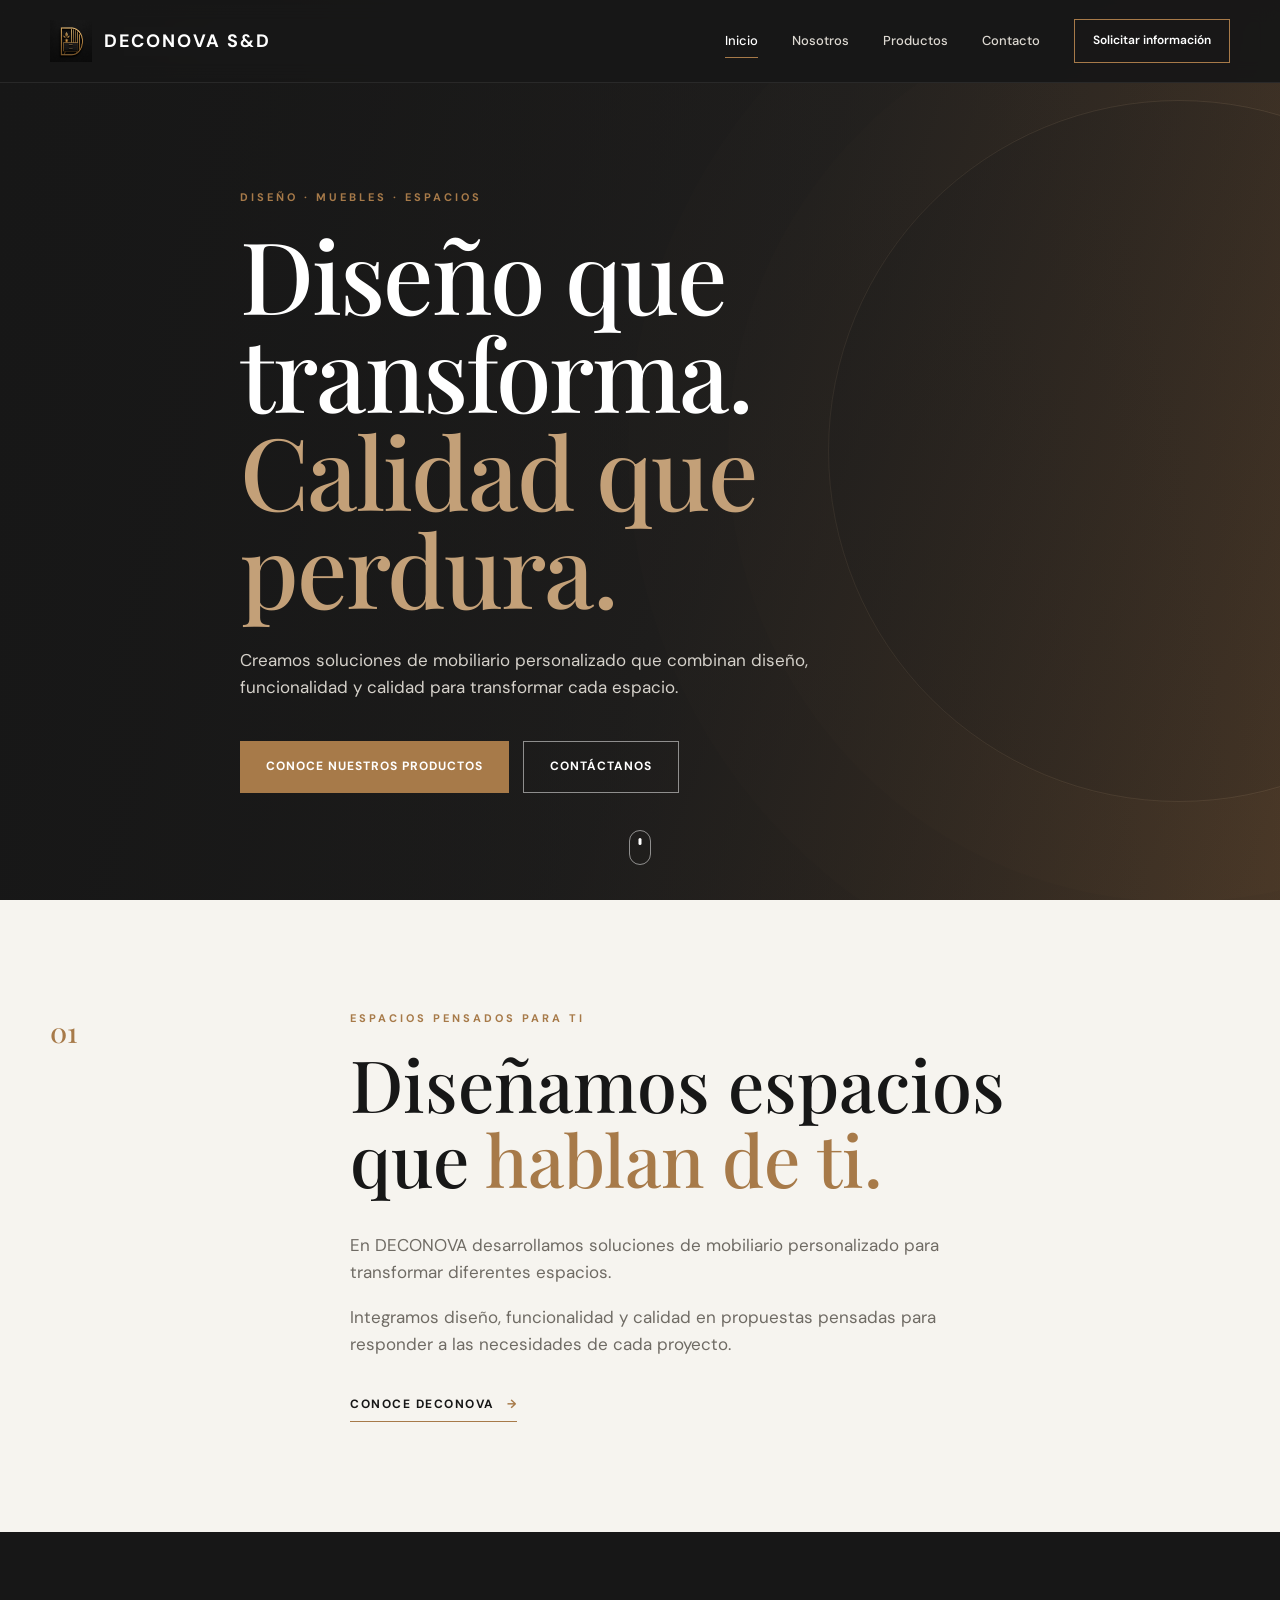
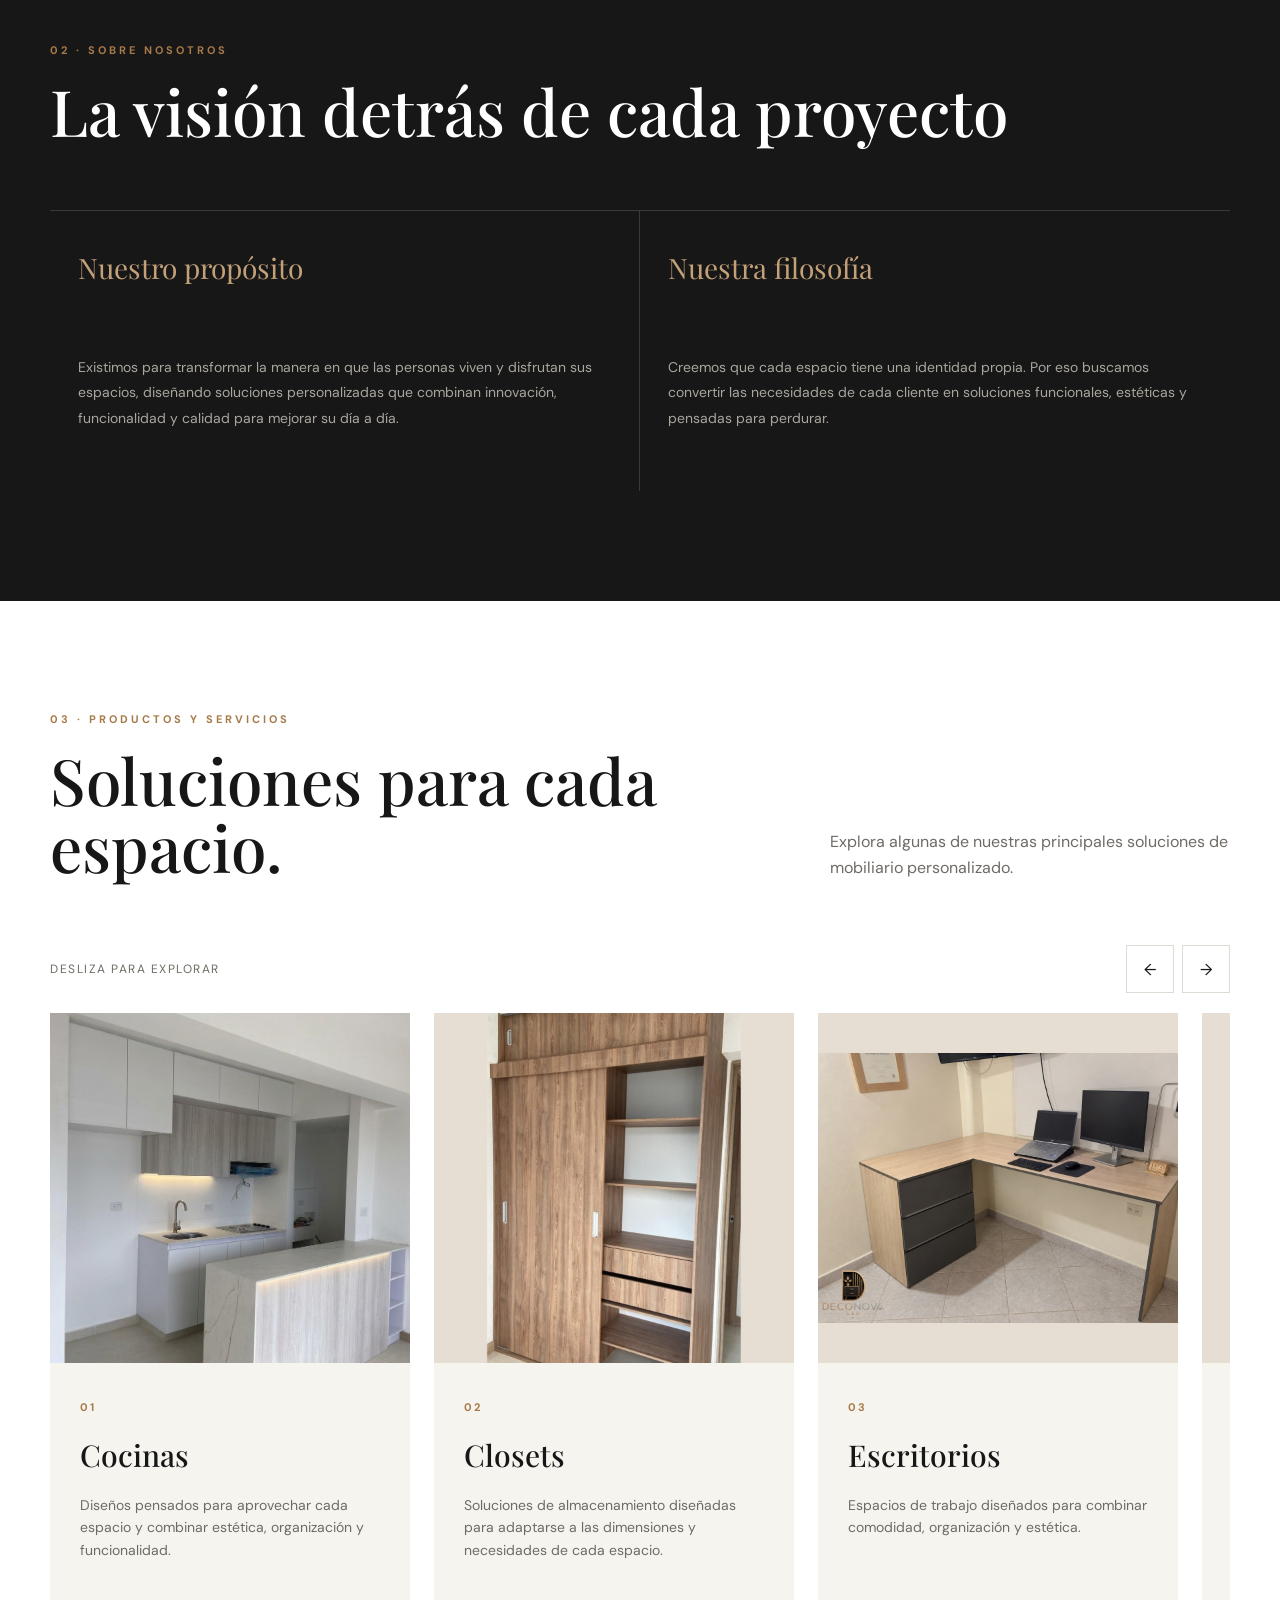
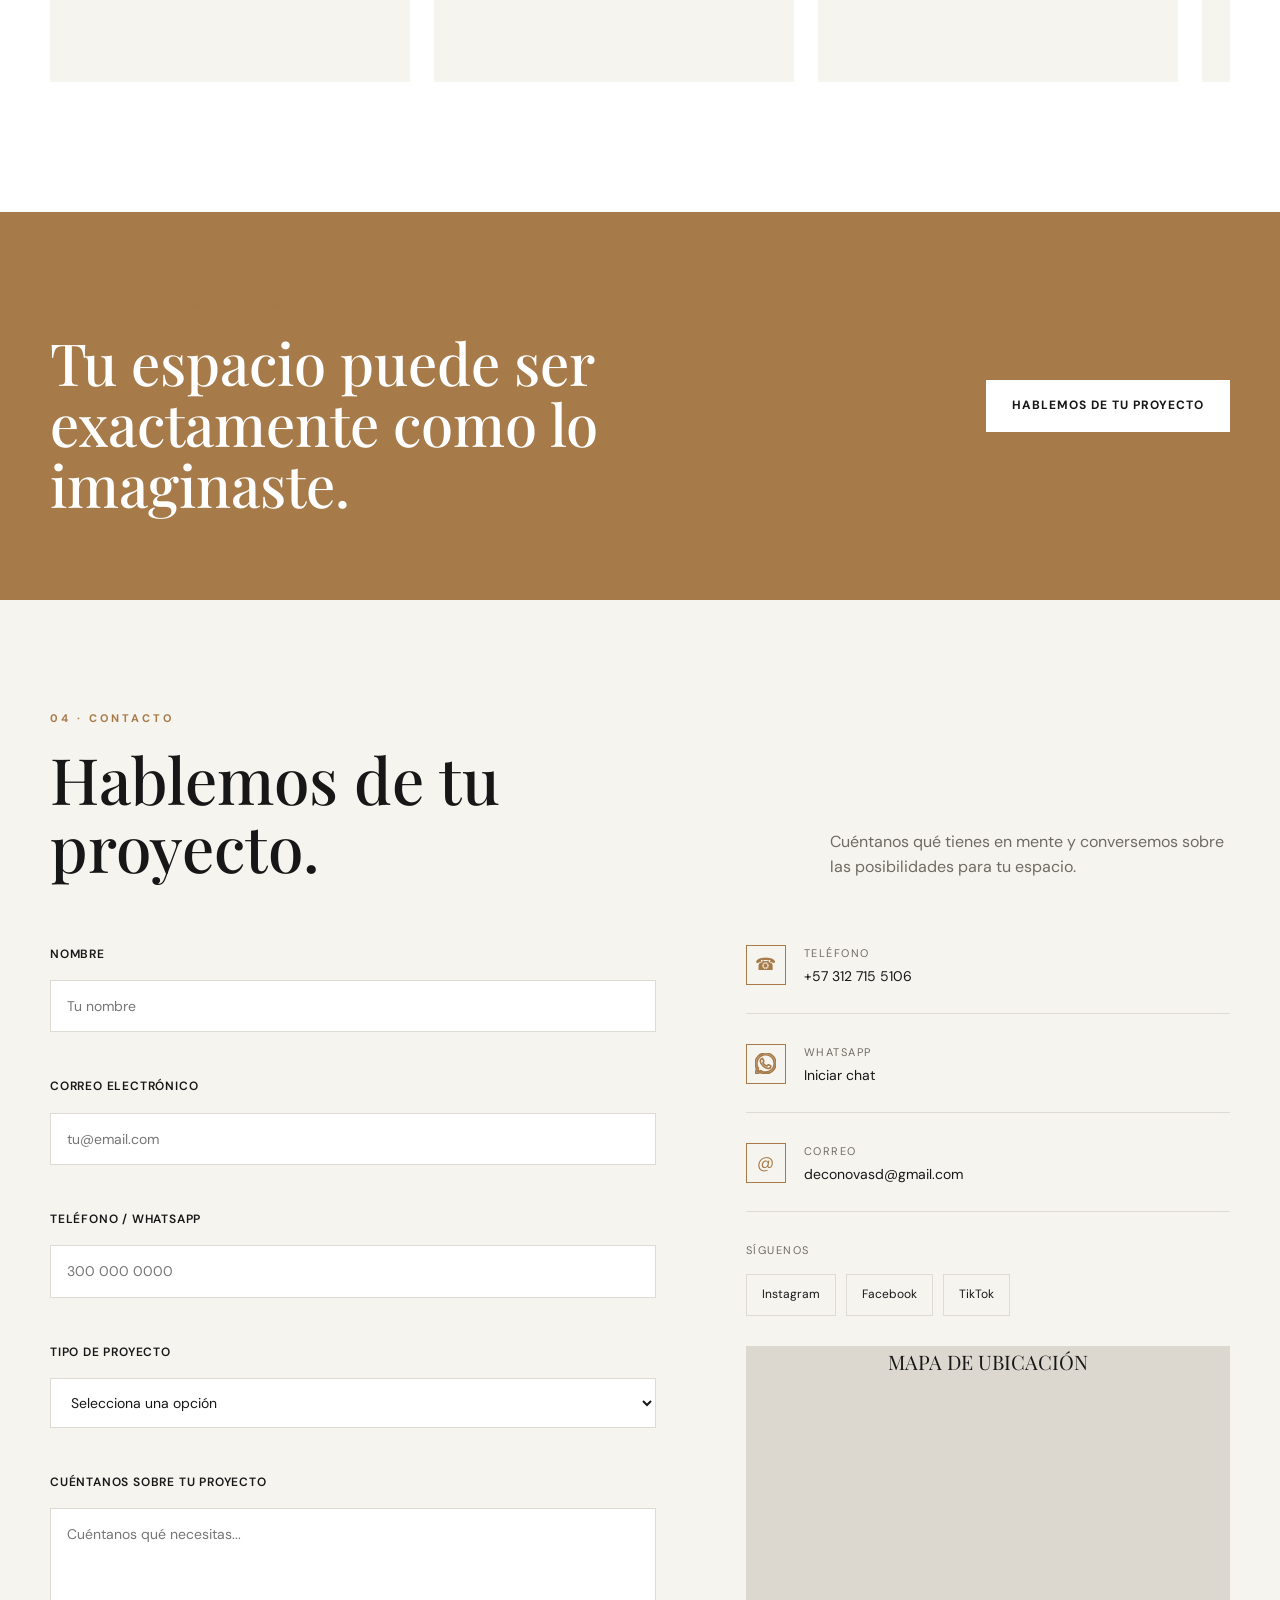
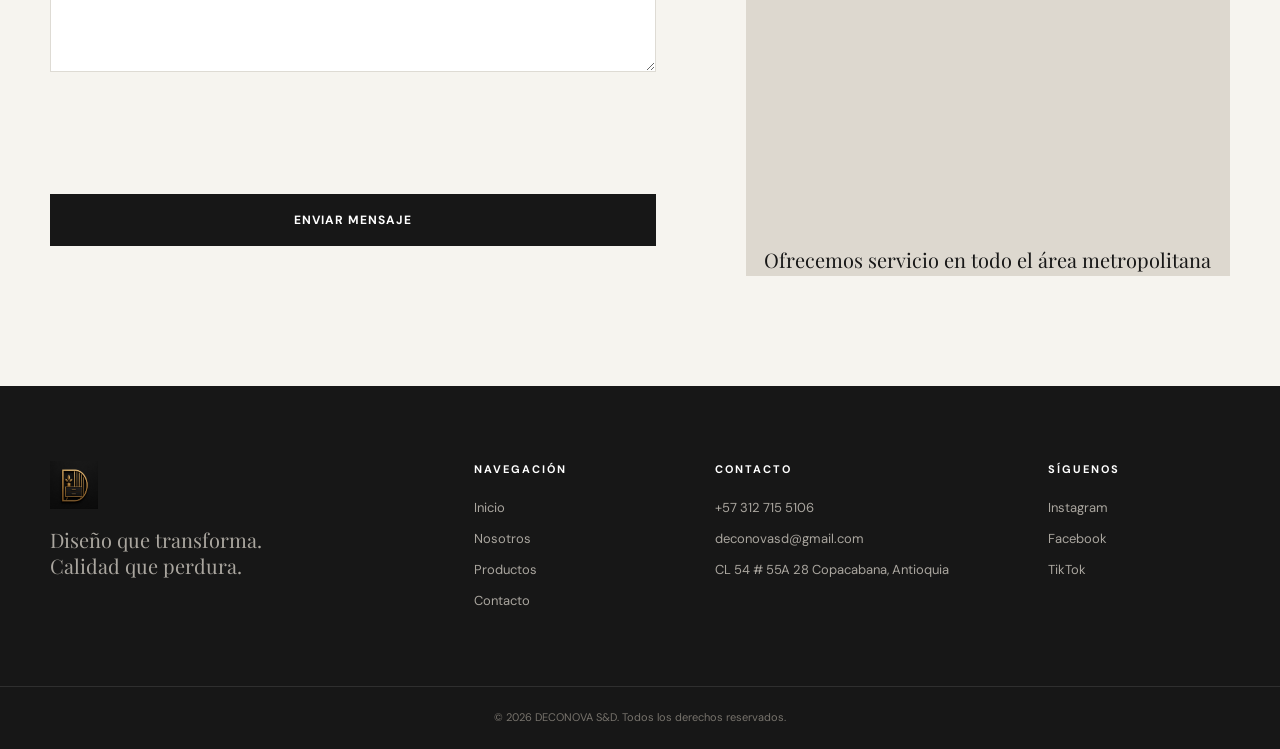
<file: index.html>
<!DOCTYPE html>
<html lang="es">
<head>
    <meta charset="UTF-8">

    <meta
        name="viewport"
        content="width=device-width, initial-scale=1.0"
    >

    <meta
        name="description"
        content="DECONOVA S&D | Diseño y mobiliario personalizado para transformar tus espacios."
    >

    <meta
        name="theme-color"
        content="#171717"
    >

    <title>DECONOVA S&D | Diseño que transforma</title>

    <link rel="icon" type="image/png" href="./assets/images/LogoColor.png">

    <!-- =====================================================
         FUENTES
         ===================================================== -->

    <link rel="preconnect" href="https://fonts.googleapis.com">

    <link rel="preconnect"
          href="https://fonts.gstatic.com"
          crossorigin>

    <link
        href="https://fonts.googleapis.com/css2?family=DM+Sans:wght@400;500;600;700&family=Playfair+Display:wght@500;600;700&display=swap"
        rel="stylesheet"
    >

    <!-- =====================================================
         CSS DE LA WEB CORPORATIVA
         ===================================================== -->

    <link
        rel="stylesheet"
        href="assets/css/web.css"
    >

    <link
        rel="stylesheet"
        href="assets/css/responsive.css"
    >
</head>


<body>

    <!-- =====================================================
         HEADER / NAVEGACIÓN
         ===================================================== -->

    <header class="site-header">

        <div class="container header-container">

            <a
                href="#inicio"
                class="brand"
                aria-label="DECONOVA - Inicio"
            >
                <img
                    src="assets/images/LogoSolo.png"
                    alt="DECONOVA"
                    class="brand-logo"
                >

                <span class="brand-name">
                    DECONOVA S&D
                </span>
            </a>


            <!-- Botón menú móvil -->

            <button
                class="menu-toggle"
                id="menuToggle"
                aria-label="Abrir menú"
                aria-expanded="false"
            >
                <span></span>
                <span></span>
                <span></span>
            </button>


            <!-- Navegación -->

            <nav
                class="main-nav"
                id="mainNav"
                aria-label="Navegación principal"
            >

                <a
                    href="#inicio"
                    class="nav-link active"
                >
                    Inicio
                </a>

                <a
                    href="#nosotros"
                    class="nav-link"
                >
                    Nosotros
                </a>

                <a
                    href="#productos"
                    class="nav-link"
                >
                    Productos
                </a>

                <a
                    href="#contacto"
                    class="nav-link"
                >
                    Contacto
                </a>

                <a
                    href="#contacto"
                    class="nav-button"
                >
                    Solicitar información
                </a>

            </nav>

        </div>

    </header>


    <main>

        <!-- =================================================
             HERO / INICIO
             ================================================= -->

        <section
            id="inicio"
            class="hero"
        >

            <div class="hero-overlay"></div>

            <div class="container hero-content">

                <p class="eyebrow">
                    DISEÑO · MUEBLES · ESPACIOS
                </p>

                <h1>
                    Diseño que transforma.
                    <span>Calidad que perdura.</span>
                </h1>

                <p class="hero-description">
                    Creamos soluciones de mobiliario personalizado
                    que combinan diseño, funcionalidad y calidad
                    para transformar cada espacio.
                </p>

                <div class="hero-actions">

                    <a
                        href="#productos"
                        class="btn btn-primary"
                    >
                        Conoce nuestros productos
                    </a>

                    <a
                        href="#contacto"
                        class="btn btn-outline"
                    >
                        Contáctanos
                    </a>

                </div>

            </div>

            <a
                href="#introduccion"
                class="scroll-indicator"
                aria-label="Conocer más"
            >
                <span></span>
            </a>

        </section>


        <!-- =================================================
             INTRODUCCIÓN
             ================================================= -->

        <section
            id="introduccion"
            class="intro section"
        >

            <div class="container intro-grid">

                <div class="section-label">

                    <span>
                        01
                    </span>

                    <!-- <span>
                        DECONOVA S&D
                    </span> -->

                </div>


                <div class="intro-content">

                    <p class="eyebrow dark">
                        ESPACIOS PENSADOS PARA TI
                    </p>

                    <h2>
                        Diseñamos espacios que
                        <em>hablan de ti.</em>
                    </h2>

                    <p>
                        En DECONOVA desarrollamos soluciones de
                        mobiliario personalizado para transformar
                        diferentes espacios.
                    </p>

                    <p>
                        Integramos diseño, funcionalidad y calidad
                        en propuestas pensadas para responder a las
                        necesidades de cada proyecto.
                    </p>

                    <a
                        href="#nosotros"
                        class="text-link"
                    >
                        Conoce DECONOVA
                        <span>→</span>
                    </a>

                </div>

            </div>

        </section>


        <!-- =================================================
             SOBRE NOSOTROS
             ================================================= -->

        <section
            id="nosotros"
            class="about section section-dark"
        >

            <div class="container">

                <div class="section-heading light">

                    <div>

                        <p class="eyebrow">
                            02 · SOBRE NOSOTROS
                        </p>

                        <h2>
                            La visión detrás de cada proyecto
                        </h2>

                    </div>
                </div>


                <div class="about-grid">

                    <!-- PROPÓSITO -->

                    <article class="about-card">

                        <span class="card-number">
                            Nuestro propósito
                        </span>

                        <p>
                            Existimos para transformar la manera
                            en que las personas viven y disfrutan
                            sus espacios, diseñando soluciones
                            personalizadas que combinan innovación,
                            funcionalidad y calidad para mejorar
                            su día a día.
                        </p>

                    </article>

                    <!-- FILOSOFÍA -->

                    <article class="about-card">

                        <span class="card-number">
                            Nuestra filosofía
                        </span>

                        <p>
                            Creemos que cada espacio tiene una
                            identidad propia. Por eso buscamos
                            convertir las necesidades de cada cliente
                            en soluciones funcionales, estéticas y
                            pensadas para perdurar.
                        </p>

                    </article>

                </div>


                <!-- VALORES -->

                <!-- <div class="values">

                    <p class="eyebrow">
                        LO QUE NOS DEFINE
                    </p>

                    <div class="values-list">

                        <span>
                            Calidad
                        </span>

                        <span>
                            Innovación
                        </span>

                        <span>
                            Personalización
                        </span>

                        <span>
                            Compromiso
                        </span>

                        <span>
                            Integridad
                        </span>
                    </div>

                </div> -->

            </div>

        </section>


        <!-- =================================================
             PRODUCTOS / SERVICIOS
             ================================================= -->

        <section
            id="productos"
            class="products section"
        >

            <div class="container">

                <div class="section-heading">

                    <div>

                        <p class="eyebrow dark">
                            03 · PRODUCTOS Y SERVICIOS
                        </p>

                        <h2>
                            Soluciones para cada espacio.
                        </h2>

                    </div>

                    <p class="heading-description">
                        Explora algunas de nuestras principales
                        soluciones de mobiliario personalizado.
                    </p>

                </div>


                <!-- CONTROLES DEL SLIDER -->

                <div class="slider-controls">

                    <p>
                        Desliza para explorar
                    </p>

                    <div>

                        <button
                            class="slider-button"
                            id="prevProduct"
                            aria-label="Producto anterior"
                            type="button"
                        >
                            ←
                        </button>

                        <button
                            class="slider-button"
                            id="nextProduct"
                            aria-label="Producto siguiente"
                            type="button"
                        >
                            →
                        </button>

                    </div>

                </div>


                <!-- =================================================
                    SLIDER DE PRODUCTOS
                    ================================================= -->

                <div
                    class="products-slider"
                    id="productsSlider"
                >


                    <!-- =============================================
                        COCINAS
                        ============================================= -->

                    <article
                        class="product-card"
                        data-product="cocinas"
                        tabindex="0"
                        role="button"
                        aria-label="Ver proyectos de cocinas"
                    >

                        <div class="product-image">

                            <img
                                src="assets/images/productos/cocinas/1.jpeg"
                                alt="Cocina personalizada DECONOVA"
                                loading="lazy"
                            >

                            <div class="image-placeholder">
                                Cocinas
                            </div>

                            <!-- Indicador de que la tarjeta es clickeable -->

                            <div class="product-view">
                                <span>
                                    Ver proyectos
                                </span>

                                <strong>
                                    →
                                </strong>
                            </div>

                        </div>


                        <div class="product-content">

                            <span class="product-number">
                                01
                            </span>

                            <h3>
                                Cocinas
                            </h3>

                            <p>
                                Diseños pensados para aprovechar
                                cada espacio y combinar estética,
                                organización y funcionalidad.
                            </p>
                        </div>

                    </article>


                    <!-- =============================================
                        CLOSETS
                        ============================================= -->

                    <article
                        class="product-card"
                        data-product="closets"
                        tabindex="0"
                        role="button"
                        aria-label="Ver proyectos de closets"
                    >

                        <div class="product-image">

                            <img
                                src="assets/images/productos/closets/1.jpeg"
                                alt="Closet personalizado DECONOVA"
                                loading="lazy"
                            >

                            <div class="image-placeholder">
                                Closets
                            </div>

                            <div class="product-view">
                                <span>
                                    Ver proyectos
                                </span>

                                <strong>
                                    →
                                </strong>
                            </div>

                        </div>


                        <div class="product-content">

                            <span class="product-number">
                                02
                            </span>

                            <h3>
                                Closets
                            </h3>

                            <p>
                                Soluciones de almacenamiento diseñadas
                                para adaptarse a las dimensiones y
                                necesidades de cada espacio.
                            </p>
                        </div>

                    </article>


                    <!-- =============================================
                        ESCRITORIOS
                        ============================================= -->

                    <article
                        class="product-card"
                        data-product="escritorios"
                        tabindex="0"
                        role="button"
                        aria-label="Ver proyectos de escritorios"
                    >

                        <div class="product-image">

                            <img
                                src="assets/images/productos/escritorios/1.jpeg"
                                alt="Escritorios personalizados DECONOVA"
                                loading="lazy"
                            >

                            <div class="image-placeholder">
                                Escritorios
                            </div>

                            <div class="product-view">
                                <span>
                                    Ver proyectos
                                </span>

                                <strong>
                                    →
                                </strong>
                            </div>

                        </div>


                        <div class="product-content">

                            <span class="product-number">
                                03
                            </span>

                            <h3>
                                Escritorios
                            </h3>

                            <p>
                                Espacios de trabajo diseñados para
                                combinar comodidad, organización y
                                estética.
                            </p>
                        </div>

                    </article>


                    <!-- =============================================
                        TOCADORES
                        ============================================= -->

                    <article
                        class="product-card"
                        data-product="tocadores"
                        tabindex="0"
                        role="button"
                        aria-label="Ver proyectos de tocadores"
                    >

                        <div class="product-image">

                            <img
                                src="assets/images/productos/tocadores/1.jpeg"
                                alt="Tocador personalizado DECONOVA"
                                loading="lazy"
                            >

                            <div class="image-placeholder">
                                Tocadores
                            </div>

                            <div class="product-view">
                                <span>
                                    Ver proyectos
                                </span>

                                <strong>
                                    →
                                </strong>
                            </div>

                        </div>


                        <div class="product-content">

                            <span class="product-number">
                                04
                            </span>

                            <h3>
                                Tocadores
                            </h3>

                            <p>
                                Soluciones a medida que integran espejo, 
                                almacenamiento e iluminación en un espacio 
                                elegante y funcional.
                            </p>
                        </div>

                    </article>

                    </article>

                    <!-- PVC y WPC -->

                    <article
                        class="product-card"
                        data-product="PVCWPC"
                        tabindex="0"
                        role="button"
                        aria-label="Ver proyectos de tocadores"
                    >

                        <div class="product-image">

                            <img
                                src="assets/images/productos/PVC-WPC/1.jpeg"
                                alt="Instalacion PVC/WPC DECONOVA"
                                loading="lazy"
                            >

                            <div class="image-placeholder">
                                PVC y WPC
                            </div>

                            <div class="product-view">
                                <span>
                                    Ver proyectos
                                </span>

                                <strong>
                                    →
                                </strong>
                            </div>

                        </div>


                        <div class="product-content">

                            <span class="product-number">
                                05
                            </span>

                            <h3>
                                Instalación de PVC/WPC
                            </h3>

                            <p>
                                Recubrimientos resistentes y de bajo mantenimiento, 
                                pensados para renovar tus espacios con estética, durabilidad y practicidad.
                            </p>
                        </div>

                    </article>

                </div>

            </div>

        </section>
        
        <!-- =====================================================
            MODAL / GALERÍA DE PRODUCTOS
            ===================================================== -->

        <div
            class="product-modal"
            id="productModal"
            aria-hidden="true"
        >

            <div class="product-modal-overlay"></div>


            <div
                class="product-modal-content"
                role="dialog"
                aria-modal="true"
                aria-labelledby="modalProductTitle"
            >

                <!-- Botón cerrar -->

                <button
                    type="button"
                    class="modal-close"
                    id="modalClose"
                    aria-label="Cerrar galería"
                >
                    ×
                </button>


                <!-- Encabezado -->

                <div class="modal-header">

                    <div>

                        <span
                            class="modal-number"
                            id="modalProductNumber"
                        >
                        </span>

                        <p class="eyebrow dark">
                            DECONOVA S&D
                        </p>

                        <h2 id="modalProductTitle">
                        </h2>

                    </div>

                    <p
                        class="modal-description"
                        id="modalProductDescription"
                    >
                    </p>

                </div>


                <!-- Galería -->

                <div
                    class="modal-gallery"
                    id="modalGallery"
                >
                    <!--
                        JavaScript insertará aquí las imágenes
                        correspondientes al producto seleccionado.
                    -->
                </div>

            </div>

        </div>

        <!-- =================================================
             CTA
             ================================================= -->

        <section class="cta">

            <div class="container cta-content">

                <div>

                    <p class="eyebrow">
                        HAGAMOS REALIDAD TU IDEA
                    </p>

                    <h2>
                        Tu espacio puede ser
                        exactamente como lo imaginaste.
                    </h2>

                </div>

                <a
                    href="#contacto"
                    class="btn btn-light"
                >
                    Hablemos de tu proyecto
                </a>

            </div>

        </section>


        <!-- =================================================
             CONTACTO
             ================================================= -->

        <section
            id="contacto"
            class="contact section"
        >

            <div class="container">

                <div class="section-heading">

                    <div>

                        <p class="eyebrow dark">
                            04 · CONTACTO
                        </p>

                        <h2>
                            Hablemos de tu proyecto.
                        </h2>

                    </div>

                    <p class="heading-description">
                        Cuéntanos qué tienes en mente y
                        conversemos sobre las posibilidades
                        para tu espacio.
                    </p>

                </div>


                <div class="contact-grid">


                    <!-- FORMULARIO -->

                    <div class="contact-form-wrapper">

                        <form
                            id="contactForm"
                            action="https://formspree.io/f/xaeqwgok"
                            method="POST"
                            class="contact-form"
                        >

                            <!-- Nombre -->
                            <div class="form-group">

                                <label for="name">
                                    Nombre
                                </label>

                                <input
                                    type="text"
                                    id="name"
                                    name="name"
                                    placeholder="Tu nombre"
                                    required
                                >

                            </div>


                            <!-- Correo -->
                            <div class="form-group">

                                <label for="email">
                                    Correo electrónico
                                </label>

                                <input
                                    type="email"
                                    id="email"
                                    name="email"
                                    placeholder="tu@email.com"
                                    required
                                >

                            </div>


                            <!-- Teléfono -->
                            <div class="form-group">

                                <label for="phone">
                                    Teléfono / WhatsApp
                                </label>

                                <input
                                    type="tel"
                                    id="phone"
                                    name="phone"
                                    placeholder="300 000 0000"
                                >
                            </div>

                            <!-- Tipo de proyecto -->
                            <div class="form-group">

                                <label for="project">
                                    Tipo de proyecto
                                </label>

                                <select
                                    id="project"
                                    name="project"
                                >

                                    <option value="">
                                        Selecciona una opción
                                    </option>

                                    <option value="Cocina">
                                        Cocina
                                    </option>

                                    <option value="Closet">
                                        Closet
                                    </option>

                                    <option value="Puertas">
                                        Puertas
                                    </option>

                                    <option value="Escritorio">
                                        Escritorio
                                    </option>

                                    <option value="Tocador">
                                        Tocador
                                    </option>

                                    <option value="Centros de entretenimiento">
                                        Centros de entretenimiento
                                    </option>

                                    <option value="Instalacion de PVC o WPC">
                                        Instalacion de PVC o WPC
                                    </option>

                                    <option value="Otro">
                                        Otro
                                    </option>

                                </select>

                            </div>


                            <!-- Mensaje -->
                            <div class="form-group">

                                <label for="message">
                                    Cuéntanos sobre tu proyecto
                                </label>

                                <textarea
                                    id="message"
                                    name="message"
                                    rows="6"
                                    placeholder="Cuéntanos qué necesitas..."
                                    required
                                ></textarea>

                            </div>


                            <!-- Campo oculto para asunto -->
                            <input
                                type="hidden"
                                name="_subject"
                                value="Nuevo contacto desde la página web de DECONOVA"
                            >


                            <!-- Protección básica anti-spam -->
                            <input
                                type="hidden"
                                name="_gotcha"
                                tabindex="-1"
                                autocomplete="off"
                                class="honeypot"
                            >


                            <!-- Mensaje de respuesta -->
                            <p
                                id="formMessage"
                                class="form-message"
                                aria-live="polite"
                            ></p>


                            <!-- Botón -->
                            <button
                                type="submit"
                                class="btn btn-dark"
                                id="submitButton"
                            >

                                <span id="submitText">
                                    Enviar mensaje
                                </span>

                            </button>

                        </form>
                    </div>


                    <!-- INFORMACIÓN -->

                    <div class="contact-info">

                        <div class="contact-item">

                            <span class="contact-icon">
                                ☎
                            </span>

                            <div>

                                <span>
                                    Teléfono
                                </span>

                                <a>
                                    +57 312 715 5106
                                </a>

                            </div>

                        </div>

                         <div class="contact-item">

                            <span class="contact-icon">
                                <svg viewBox="0 0 24 24" aria-hidden="true">
                                    <path d="M20.52 3.48A11.87 11.87 0 0 0 12.05 0C5.5 0 .17 5.33.17 11.89c0 2.09.55 4.13 1.59 5.93L.05 24l6.33-1.66a11.9 11.9 0 0 0 5.67 1.45h.01c6.55 0 11.89-5.33 11.89-11.89 0-3.18-1.24-6.16-3.43-8.42zM12.06 21.8h-.01a9.9 9.9 0 0 1-5.04-1.38l-.36-.21-3.76.98 1-3.67-.23-.38a9.87 9.87 0 0 1-1.51-5.25C2.15 6.43 6.59 2 12.06 2a9.88 9.88 0 0 1 7.02 2.91 9.88 9.88 0 0 1 2.9 7.03c0 5.46-4.45 9.89-9.92 9.89zm5.42-7.41c-.3-.15-1.77-.87-2.04-.97-.27-.1-.47-.15-.67.15-.2.3-.77.97-.94 1.17-.17.2-.35.22-.64.07-.3-.15-1.26-.46-2.4-1.47-.89-.79-1.49-1.77-1.66-2.07-.17-.3-.02-.46.13-.61.13-.13.3-.35.45-.52.15-.17.2-.3.3-.5.1-.2.05-.37-.02-.52-.08-.15-.67-1.62-.92-2.21-.24-.58-.49-.5-.67-.51h-.57c-.2 0-.52.07-.79.37-.27.3-1.04 1.02-1.04 2.48s1.07 2.88 1.22 3.08c.15.2 2.1 3.2 5.08 4.49.71.31 1.26.49 1.69.63.71.23 1.36.2 1.87.12.57-.09 1.77-.72 2.02-1.42.25-.69.25-1.29.17-1.42-.07-.12-.27-.2-.57-.35z"/>
                                </svg>
                            </span>

                            <div>

                                <span>
                                    WhatsApp
                                </span>

                                <p>
                                    <a href="https://wa.me/message/WYWHEIFGGABOO1" class="btn-wpp" target="_blank" rel="noopener">Iniciar chat</a>
                                </p>

                            </div>

                        </div>

                        <div class="contact-item">

                            <span class="contact-icon">
                                @
                            </span>

                            <div>

                                <span>
                                    Correo
                                </span>

                                <a>
                                    deconovasd@gmail.com
                                </a>

                            </div>

                        </div>

                        <!-- REDES -->

                        <div class="social-section">

                            <span>
                                Síguenos
                            </span>

                            <div class="social-links">

                                <a href="https://www.instagram.com/deconova_sd?igsi=MWJsYWNuY2g0ZGxrOA==" aria-label="Instagram" target="_blank" rel="noopener noreferrer">
                                    Instagram
                                </a>

                                <a href="https://www.facebook.com/share/1EG4tbWcaw/" aria-label="Facebook" target="_blank" rel="noopener noreferrer">
                                    Facebook
                                </a>

                                <a href="https://www.tiktok.com/@deconova_sd?_r=1&_t=ZS-99SwfAnzEmI" aria-label="TikTok" target="_blank" rel="noopener noreferrer">
                                    TikTok
                                </a>

                            </div>

                        </div>


                        <!-- MAPA -->

                        <div class="map-container">

                            <!--
                            CUANDO TENGAS LA DIRECCIÓN:

                            1. Entra a Google Maps.
                            2. Busca la dirección.
                            3. Selecciona Compartir.
                            4. Selecciona "Insertar un mapa".
                            5. Copia el iframe.
                            6. Reemplaza este bloque.
                            -->

                            <div class="map-placeholder">

                                <span>
                                    MAPA DE UBICACIÓN
                                </span>

                                <small>
                                    <iframe src="https://www.google.com/maps/embed?pb=!1m18!1m12!1m3!1d3965.357962502531!2d-75.51439848912025!3d6.347673793615653!2m3!1f0!2f0!3f0!3m2!1i1024!2i768!4f13.1!3m3!1m2!1s0x8e4425690aceaecb%3A0x6c9a61872722a1d1!2sCl.%2054%20%2355a-28%2C%20Copacabana%2C%20Antioquia!5e0!3m2!1ses-419!2sco!4v1790398537511!5m2!1ses-419!2sco" width="600" height="450" style="border:0;" allowfullscreen="" loading="lazy" referrerpolicy="strict-origin-when-cross-origin"></iframe>
                                </small>

                                <span>
                                    Ofrecemos servicio en todo el área metropolitana
                                </span>

                            </div>

                        </div>

                    </div>

                </div>

            </div>

        </section>

    </main>


    <!-- =====================================================
         FOOTER
         ===================================================== -->

    <footer class="site-footer">

        <div class="container footer-grid">


            <!-- MARCA -->

            <div class="footer-brand">

                <img
                    src="assets/images/LogoSolo.png"
                    alt="DECONOVA"
                >

                <p>
                    Diseño que transforma.
                    Calidad que perdura.
                </p>

            </div>


            <!-- NAVEGACIÓN -->

            <div class="footer-column">

                <h3>
                    Navegación
                </h3>

                <a href="#inicio">
                    Inicio
                </a>

                <a href="#nosotros">
                    Nosotros
                </a>

                <a href="#productos">
                    Productos
                </a>

                <a href="#contacto">
                    Contacto
                </a>

            </div>


            <!-- CONTACTO -->

            <div class="footer-column">

                <h3>
                    Contacto
                </h3>

                <a href="#">
                    +57 312 715 5106
                </a>

                <a href="#">
                    deconovasd@gmail.com
                </a>

                <span>
                    CL 54 # 55A 28 
                    Copacabana, Antioquia
                </span>

            </div>


            <!-- SOCIAL -->

            <div class="footer-column">

                <h3>
                    Síguenos
                </h3>

                <a href="https://www.instagram.com/deconova_sd?igsi=MWJsYWNuY2g0ZGxrOA==" aria-label="Instagram" target="_blank" rel="noopener noreferrer">
                    Instagram
                </a>

                <a href="https://www.facebook.com/share/1EG4tbWcaw/" aria-label="Facebook" target="_blank" rel="noopener noreferrer">
                    Facebook
                </a>

                <a href="https://www.tiktok.com/@deconova_sd?_r=1&_t=ZS-99SwfAnzEmI" aria-label="TikTok" target="_blank" rel="noopener noreferrer">
                    TikTok
                </a>

            </div>

        </div>


        <div class="footer-bottom">

            <div class="container">

                <p>
                    © <span id="currentYear"></span>
                    DECONOVA S&D. Todos los derechos reservados.
                </p>

            </div>

        </div>

    </footer>


    <!-- =====================================================
         JAVASCRIPT
         ===================================================== -->

    <script src="assets/js/main.js"></script>

</body>

</html>
</file>
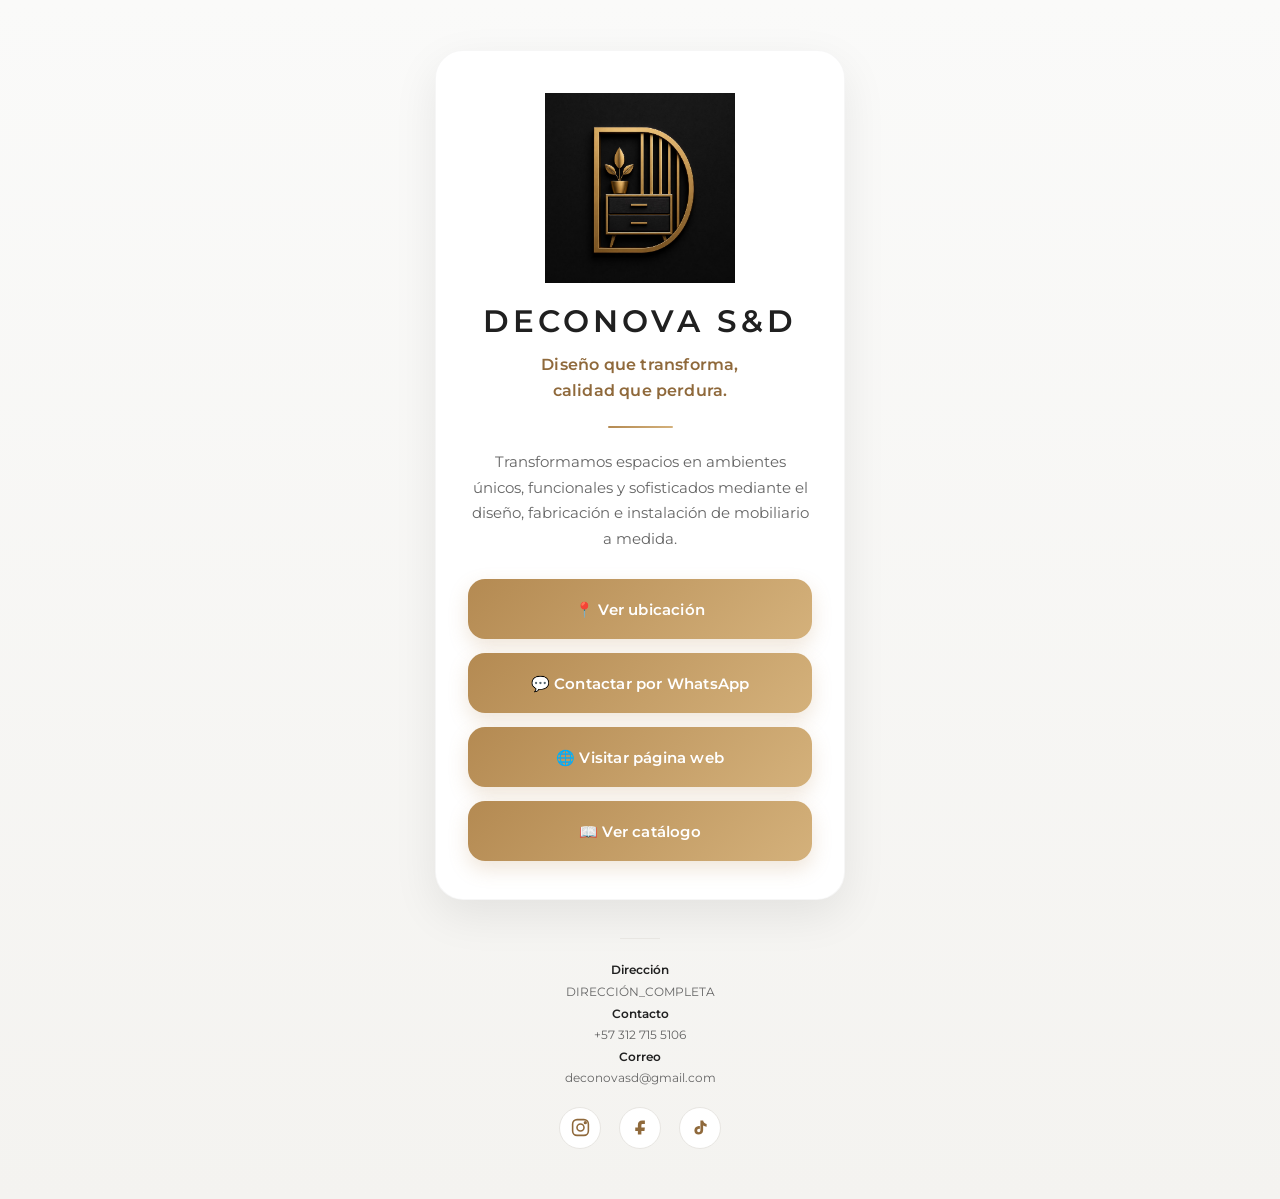
<file: assets/links/index.html>
<!doctype html>
<html lang="es">

<head>
    <meta charset="UTF-8" />

    <meta name="viewport" content="width=device-width, initial-scale=1.0" />

    <title>DECONOVA S&D</title>
    
    <link rel="icon" type="image/png" href="../images/LogoColor.png">

    <link rel="preconnect" href="https://fonts.googleapis.com" />

    <link rel="preconnect" href="https://fonts.gstatic.com" crossorigin />

    <link href="https://fonts.googleapis.com/css2?family=Montserrat:wght@300;400;500;600;700&display=swap"
        rel="stylesheet" />

    <link rel="stylesheet" href="../css/style.css" />
</head>

<body>
    <div class="container">
        <div class="card">
            <img src="../images/LogoSolo.png" alt="Logo DECONOVA" class="logo" />

            <h1>DECONOVA S&D</h1>

            <p class="slogan">Diseño que transforma,<br />calidad que perdura.</p>

            <div class="divider"></div>
            <p class="description">
                Transformamos espacios en ambientes únicos, funcionales y sofisticados
                mediante el diseño, fabricación e instalación de mobiliario a medida.
            </p>
            <div class="buttons">
                <a href="https://maps.app.goo.gl/9JLaym1eVhmYxZJE9" class="btn" target="_blank" rel="noopener">📍 Ver
                    ubicación</a>
                <a href="https://wa.me/message/WYWHEIFGGABOO1" class="btn" target="_blank" rel="noopener">💬 Contactar
                    por WhatsApp</a>
                <a href="../../index.html" class="btn" target="_blank">🌐 Visitar página web</a>
                <a href="#" class="btn">📖 Ver catálogo</a>
            </div>
        </div>

        <footer>
            <strong>Dirección</strong><br />DIRECCIÓN_COMPLETA <br /><strong>Contacto</strong><br />+57 312 715 5106
            <br /><strong>Correo</strong><br />deconovasd@gmail.com

            <div class="social">
                <!-- Instagram -->
                <a href="https://www.instagram.com/deconova_sd?igsi=MWJsYWNuY2g0ZGxrOA==" aria-label="Instagram" target="_blank" rel="noopener noreferrer">
                    <svg viewBox="0 0 24 24" aria-hidden="true">
                        <rect x="3" y="3" width="18" height="18" rx="5"></rect>
                        <circle cx="12" cy="12" r="4"></circle>
                        <circle cx="17.5" cy="6.5" r="1"></circle>
                    </svg>
                </a>

                <!-- Facebook -->
                <a href="https://www.facebook.com/share/1EG4tbWcaw/" aria-label="Facebook" target="_blank" rel="noopener noreferrer">
                    <svg viewBox="0 0 24 24" aria-hidden="true">
                        <path d="M14 8h3V4h-3c-3.3 0-5 2-5 5v3H6v4h3v4h4v-4h3.5l.5-4H13V9c0-.7.3-1 1-1z"></path>
                    </svg>
                </a>

                <!-- TikTok -->
                <a href="https://www.tiktok.com/@deconova_sd?_r=1&_t=ZS-99SwfAnzEmI" aria-label="TikTok" target="_blank" rel="noopener noreferrer">
                    <svg viewBox="0 0 24 24" aria-hidden="true">
                        <path
                            d="M15 4c.4 2.2 1.7 3.7 4 4v3.1c-1.5-.1-2.8-.5-4-1.3V15c0 3.3-2.5 5-5.3 5C6.9 20 5 18.1 5 15.4c0-2.8 2.2-5 5.1-5.1.4 0 .8 0 1.2.1v3.2c-.4-.1-.7-.2-1.1-.2-1.1 0-2 .8-2 2s.8 1.9 1.9 1.9c1.2 0 1.8-.8 1.8-2.1V4H15z">
                        </path>
                    </svg>
                </a>
            </div>
        </footer>
    </div>
</body>

</html>
</file>
<file: assets/css/web.css>
/* =========================================================
   DECONOVA S&D
   WEB CORPORATIVA
   ESTILOS PRINCIPALES
   ========================================================= */


/* =========================================================
   VARIABLES
   ========================================================= */

:root {

    --black: #171717;
    --black-soft: #242424;

    --white: #ffffff;

    --cream: #f6f4ef;
    --beige: #ebe5db;

    --gray: #6f6b64;
    --gray-light: #a19c94;

    --line: #dedbd4;

    --wood: #a77a49;
    --wood-light: #c3a078;

    --serif: "Playfair Display", Georgia, serif;

    --sans: "DM Sans", Arial, sans-serif;

    --container: 1180px;

    --radius: 2px;

    --transition: 0.3s ease;
}


/* =========================================================
   RESET
   ========================================================= */

* {
    margin: 0;
    padding: 0;
    box-sizing: border-box;
}


html {
    scroll-behavior: smooth;
}


body {
    font-family: var(--sans);
    color: var(--black);
    background: var(--white);
    line-height: 1.6;
}


img {
    max-width: 100%;
    display: block;
}


a {
    color: inherit;
    text-decoration: none;
}


button,
input,
textarea {
    font: inherit;
}


button {
    cursor: pointer;
}


/* =========================================================
   UTILIDADES
   ========================================================= */

.container {
    width: min(
        calc(100% - 80px),
        var(--container)
    );

    margin-inline: auto;
}


.section {
    padding: 110px 0;
}


.eyebrow {
    font-size: 11px;
    font-weight: 700;
    letter-spacing: 3px;
    text-transform: uppercase;
    color: var(--wood);
    margin-bottom: 18px;
}


.eyebrow.dark {
    color: var(--wood);
}


.section-heading {
    display: flex;
    justify-content: space-between;
    align-items: flex-end;
    gap: 60px;
    margin-bottom: 65px;
}


.section-heading h2 {
    font-family: var(--serif);
    font-size: clamp(38px, 5vw, 64px);
    font-weight: 500;
    line-height: 1.05;
}


.heading-description {
    max-width: 400px;
    color: var(--gray);
}


.section-heading.light h2 {
    color: var(--white);
}


.section-heading.light .heading-description {
    color: #b7b3ad;
}


/* =========================================================
   HEADER
   ========================================================= */

.site-header {
    position: fixed;
    top: 0;
    left: 0;
    width: 100%;
    z-index: 1000;

    background: rgba(23, 23, 23, 0.96);

    border-bottom: 1px solid rgba(255,255,255,0.08);

    backdrop-filter: blur(10px);
}


.header-container {
    height: 82px;

    display: flex;
    align-items: center;
    justify-content: space-between;
}


.brand {
    display: flex;
    align-items: center;
    gap: 12px;
}


.brand-logo {
    width: 42px;
    height: 42px;
    object-fit: contain;
}


.brand-name {
    color: var(--white);

    font-size: 18px;
    font-weight: 700;

    letter-spacing: 2px;
}


.main-nav {
    display: flex;
    align-items: center;
    gap: 34px;
}


.nav-link {
    position: relative;

    color: #ddd9d2;

    font-size: 13px;
    font-weight: 500;

    transition: var(--transition);
}


.nav-link::after {
    content: "";

    position: absolute;

    left: 0;
    bottom: -7px;

    width: 0;
    height: 1px;

    background: var(--wood);

    transition: var(--transition);
}


.nav-link:hover,
.nav-link.active {
    color: var(--white);
}


.nav-link:hover::after,
.nav-link.active::after {
    width: 100%;
}


.nav-button {
    padding: 11px 18px;

    border: 1px solid var(--wood);

    color: var(--white);

    font-size: 12px;
    font-weight: 600;

    transition: var(--transition);
}


.nav-button:hover {
    background: var(--wood);
}


.menu-toggle {
    display: none;

    border: 0;
    background: transparent;

    width: 38px;
    height: 38px;

    flex-direction: column;
    justify-content: center;
    gap: 5px;
}


.menu-toggle span {
    display: block;

    width: 24px;
    height: 1px;

    background: var(--white);
}


/* =========================================================
   HERO
   ========================================================= */

.hero {
    position: relative;

    min-height: 100vh;

    display: flex;
    align-items: center;

    background:
        linear-gradient(
            110deg,
            #171717 0%,
            #252321 55%,
            #4a3827 100%
        );

    overflow: hidden;
}


.hero::before {
    content: "";

    position: absolute;

    width: 700px;
    height: 700px;

    right: -250px;
    top: 100px;

    border-radius: 50%;

    border: 1px solid rgba(195,160,120,0.18);

    box-shadow:
        0 0 0 100px rgba(195,160,120,0.02),
        0 0 0 200px rgba(195,160,120,0.02);
}


.hero-overlay {
    position: absolute;
    inset: 0;

    background:
        linear-gradient(
            90deg,
            rgba(23,23,23,0.95),
            rgba(23,23,23,0.5),
            rgba(23,23,23,0.1)
        );
}


.hero-content {
    position: relative;
    z-index: 2;

    max-width: 800px;

    padding-top: 82px;
}


.hero h1 {
    color: var(--white);

    font-family: var(--serif);

    font-size: clamp(
        52px,
        8vw,
        100px
    );

    font-weight: 500;

    line-height: 0.98;

    letter-spacing: -2px;

    margin-bottom: 30px;
}


.hero h1 span {
    display: block;

    color: var(--wood-light);
}


.hero-description {
    max-width: 570px;

    color: #d5d1ca;

    font-size: 17px;

    margin-bottom: 40px;
}


.hero-actions {
    display: flex;
    flex-wrap: wrap;
    gap: 14px;
}


/* =========================================================
   BOTONES
   ========================================================= */

.btn {
    display: inline-flex;

    justify-content: center;
    align-items: center;

    min-height: 52px;

    padding: 0 26px;

    font-size: 12px;
    font-weight: 700;

    letter-spacing: 1px;

    text-transform: uppercase;

    transition: var(--transition);
}


.btn-primary {
    background: var(--wood);
    color: var(--white);
}


.btn-primary:hover {
    background: var(--wood-light);
}


.btn-outline {
    border: 1px solid rgba(255,255,255,0.5);
    color: var(--white);
}


.btn-outline:hover {
    border-color: var(--white);
    background: var(--white);
    color: var(--black);
}


.btn-dark {
    background: var(--black);
    color: var(--white);

    border: 1px solid var(--black);
}


.btn-dark:hover {
    background: var(--wood);
    border-color: var(--wood);
}


.btn-light {
    background: var(--white);
    color: var(--black);
}


.btn-light:hover {
    background: var(--wood);
    color: var(--white);
}


/* =========================================================
   SCROLL INDICATOR
   ========================================================= */

.scroll-indicator {
    position: absolute;

    bottom: 35px;
    left: 50%;

    transform: translateX(-50%);

    width: 22px;
    height: 35px;

    border: 1px solid rgba(255,255,255,0.5);

    border-radius: 20px;
}


.scroll-indicator span {
    position: absolute;

    top: 7px;
    left: 50%;

    width: 3px;
    height: 7px;

    transform: translateX(-50%);

    background: var(--white);

    border-radius: 5px;

    animation: scrollDown 1.8s infinite;
}


@keyframes scrollDown {

    0% {
        transform: translate(-50%, 0);
        opacity: 1;
    }

    70% {
        transform: translate(-50%, 10px);
        opacity: 0;
    }

    100% {
        opacity: 0;
    }
}


/* =========================================================
   INTRO
   ========================================================= */

.intro {
    background: var(--cream);
}


.intro-grid {
    display: grid;

    grid-template-columns: 220px 1fr;

    gap: 80px;
}


.section-label {
    display: flex;

    flex-direction: column;

    gap: 12px;

    font-size: 11px;

    font-weight: 700;

    letter-spacing: 2px;

    color: var(--gray);
}


.section-label span:first-child {
    color: var(--wood);

    font-family: var(--serif);

    font-size: 28px;

    font-weight: 500;

    letter-spacing: 0;
}


.intro-content {
    max-width: 780px;
}


.intro-content h2 {
    max-width: 750px;

    font-family: var(--serif);

    font-size: clamp(40px, 6vw, 72px);

    font-weight: 500;

    line-height: 1.05;

    margin-bottom: 35px;
}


.intro-content h2 em {
    color: var(--wood);
    font-style: normal;
}


.intro-content p:not(.eyebrow) {
    max-width: 650px;

    color: var(--gray);

    margin-bottom: 18px;

    font-size: 17px;
}


.text-link {
    display: inline-flex;

    gap: 12px;

    margin-top: 18px;

    color: var(--black);

    font-size: 12px;

    font-weight: 700;

    text-transform: uppercase;

    letter-spacing: 1.5px;

    border-bottom: 1px solid var(--wood);

    padding-bottom: 7px;
}


.text-link span {
    color: var(--wood);

    transition: var(--transition);
}


.text-link:hover span {
    transform: translateX(5px);
}


/* =========================================================
   ABOUT
   ========================================================= */

.section-dark {
    background: var(--black);
    color: var(--white);
}


.about-grid {
    display: grid;

    grid-template-columns:
        repeat(2, 1fr);

    border-top: 1px solid rgba(255,255,255,0.15);
}

.about-card {
    min-height: 280px;

    padding: 35px 28px;

    border-right:
        1px solid rgba(255,255,255,0.15);
}


.about-card:last-child {
    border-right: 0;
}


.card-number {
    display: block;

    margin-bottom: 65px;

    color: var(--wood-light);

    font-family: var(--serif);

    font-size: 28px;
}


.about-card h3 {
    margin-bottom: 18px;

    font-family: var(--serif);

    font-size: 27px;

    font-weight: 500;
}


.about-card p {
    color: #aaa69f;

    font-size: 14px;

    line-height: 1.8;
}


.values {
    margin-top: 90px;
}


.values-list {
    display: flex;

    flex-wrap: wrap;

    gap: 12px 35px;

    padding-top: 20px;

    border-top:
        1px solid rgba(255,255,255,0.15);
}


.values-list span {
    font-family: var(--serif);

    font-size: 24px;

    color: #d8d4ce;
}


/* =========================================================
   PRODUCTOS
   ========================================================= */

.products {
    background: var(--white);
}


.slider-controls {
    display: flex;

    justify-content: space-between;
    align-items: center;

    margin-bottom: 20px;
}


.slider-controls p {
    color: var(--gray);

    font-size: 12px;

    text-transform: uppercase;

    letter-spacing: 1.5px;
}


.slider-controls > div {
    display: flex;

    gap: 8px;
}


.slider-button {
    width: 48px;
    height: 48px;

    border: 1px solid var(--line);

    background: var(--white);

    color: var(--black);

    transition: var(--transition);
}


.slider-button:hover {
    background: var(--black);
    color: var(--white);
}


.products-slider {
    display: flex;

    gap: 24px;

    overflow-x: auto;

    scroll-behavior: smooth;

    scrollbar-width: none;

    padding-bottom: 20px;

    cursor: grab;
}


.products-slider::-webkit-scrollbar {
    display: none;
}


.products-slider.dragging {
    cursor: grabbing;

    scroll-behavior: auto;
}


.product-card {
    flex: 0 0 360px;

    background: var(--cream);

    overflow: hidden;
}


.product-image {
    position: relative;

    height: 350px;

    background:
        linear-gradient(
            135deg,
            #ded8ce,
            #9c8973
        );

    overflow: hidden;
}


.product-image img {
    width: 100%;
    height: 100%;

    object-fit: cover;

    transition: transform 0.6s ease;
}


.product-card:hover
.product-image img {
    transform: scale(1.04);
}


/*
   Mientras no existan las fotografías reales,
   este elemento funciona como referencia visual.
*/

/* .image-placeholder {
    position: absolute;

    inset: 0;

    display: flex;

    align-items: center;
    justify-content: center;

    color: rgba(255,255,255,0.8);

    font-family: var(--serif);

    font-size: 30px;

    background:
        linear-gradient(
            135deg,
            rgba(23,23,23,0.35),
            rgba(167,122,73,0.5)
        );
} */


.product-content {
    padding: 30px;
}


.product-number {
    color: var(--wood);

    font-size: 11px;

    font-weight: 700;

    letter-spacing: 2px;
}


.product-content h3 {
    margin: 12px 0 15px;

    font-family: var(--serif);

    font-size: 30px;

    font-weight: 500;
}


.product-content p {
    color: var(--gray);

    font-size: 14px;

    margin-bottom: 20px;
}


.product-content ul {
    list-style: none;
}


.product-content li {
    padding: 7px 0;

    border-top: 1px solid var(--line);

    color: var(--gray);

    font-size: 12px;
}


/* =========================================================
   CTA
   ========================================================= */

.cta {
    background: var(--wood);

    padding: 85px 0;
}


.cta-content {
    display: flex;

    align-items: center;
    justify-content: space-between;

    gap: 50px;
}


.cta h2 {
    max-width: 750px;

    color: var(--white);

    font-family: var(--serif);

    font-size: clamp(35px, 5vw, 58px);

    line-height: 1.05;

    font-weight: 500;
}


/* =========================================================
   CONTACTO
   ========================================================= */

.contact {
    background: var(--cream);
}


.contact-grid {
    display: grid;

    grid-template-columns:
        minmax(0, 1fr)
        minmax(0, 0.8fr);

    gap: 90px;
}


.contact-form {
    display: flex;

    flex-direction: column;

    gap: 25px;
}


.form-group {
    display: flex;

    flex-direction: column;

    gap: 8px;
}


.form-group label {
    font-size: 11px;

    font-weight: 700;

    letter-spacing: 1.5px;

    text-transform: uppercase;
}


.form-group input,
.form-group textarea {
    width: 100%;

    border: 1px solid var(--line);

    background: var(--white);

    padding: 15px 16px;

    outline: none;

    color: var(--black);

    resize: vertical;

    transition: var(--transition);
}


.form-group input:focus,
.form-group textarea:focus {
    border-color: var(--wood);
}


.form-message {
    min-height: 20px;

    color: var(--wood);

    font-size: 13px;
}


.contact-info {
    display: flex;

    flex-direction: column;

    gap: 30px;
}


.contact-item {
    display: flex;

    gap: 18px;

    padding-bottom: 25px;

    border-bottom: 1px solid var(--line);
}


.contact-icon {
    display: flex;

    justify-content: center;
    align-items: center;

    width: 40px;
    height: 40px;

    flex-shrink: 0;

    border: 1px solid var(--wood);

    color: var(--wood);

    font-size: 17px;
}

.contact-icon svg {
        width: 21px;
    height: 21px;

    display: block;

    fill: none;

    stroke: currentColor;

    stroke-width: 1.8;

}


.contact-item div {
    display: flex;

    flex-direction: column;

    gap: 3px;
}

.btn-wpp {
    text-transform: none;
}

.contact-item div > span {
    color: var(--gray);

    font-size: 11px;

    text-transform: uppercase;

    letter-spacing: 1.5px;
}


.contact-item a,
.contact-item p {
    font-size: 14px;
}


.contact-item a:hover {
    color: var(--wood);
}


.social-section {
    display: flex;

    flex-direction: column;

    gap: 15px;
}


.social-section > span {
    color: var(--gray);

    font-size: 11px;

    text-transform: uppercase;

    letter-spacing: 1.5px;
}


.social-links {
    display: flex;

    flex-wrap: wrap;

    gap: 10px;
}


.social-links a {
    border: 1px solid var(--line);

    padding: 10px 15px;

    font-size: 12px;

    transition: var(--transition);
}


.social-links a:hover {
    background: var(--black);

    border-color: var(--black);

    color: var(--white);
}


.map-container {
    width: 100%;

    min-height: 260px;
}


.map-placeholder {
    width: 100%;
    min-height: 260px;

    display: flex;

    flex-direction: column;

    align-items: center;
    justify-content: center;

    gap: 8px;

    background: #ddd8cf;

    color: var(--black);
}


.map-placeholder span {
    font-family: var(--serif);

    font-size: 20px;
}


.map-placeholder small {
    color: var(--gray);

    font-size: 12px;
}


/* =========================================================
   FOOTER
   ========================================================= */

.site-footer {
    background: var(--black);

    color: var(--white);
}


.footer-grid {
    display: grid;

    grid-template-columns:
        2fr
        1fr
        1.5fr
        1fr;

    gap: 60px;

    padding: 75px 0;
}


.footer-brand img {
    width: 48px;

    margin-bottom: 18px;
}


.footer-brand p {
    max-width: 230px;

    color: #aaa69f;

    font-family: var(--serif);

    font-size: 20px;

    line-height: 1.3;
}


.footer-column {
    display: flex;

    flex-direction: column;

    align-items: flex-start;

    gap: 10px;
}


.footer-column h3 {
    margin-bottom: 10px;

    color: var(--white);

    font-size: 11px;

    text-transform: uppercase;

    letter-spacing: 2px;
}


.footer-column a,
.footer-column span {
    color: #aaa69f;

    font-size: 13px;

    transition: var(--transition);
}


.footer-column a:hover {
    color: var(--white);
}


.footer-bottom {
    border-top: 1px solid rgba(255,255,255,0.1);

    padding: 22px 0;
}


.footer-bottom p {
    color: #77736c;

    font-size: 11px;

    text-align: center;
}

/* =========================================================
   TARJETAS DE PRODUCTOS - INTERACCIÓN
   ========================================================= */

.product-card {
    position: relative;

    cursor: pointer;

    transition:
        transform 0.3s ease,
        box-shadow 0.3s ease;
}


.product-card:hover {
    transform: translateY(-5px);

    box-shadow:
        0 15px 35px rgba(0, 0, 0, 0.10);
}


/*
   Indicador "Ver proyectos"
   que aparece sobre la fotografía.
*/

.product-view {
    position: absolute;

    left: 20px;
    right: 20px;
    bottom: 20px;

    display: flex;

    justify-content: space-between;
    align-items: center;

    padding: 12px 15px;

    background: rgba(23, 23, 23, 0.88);

    color: var(--white);

    opacity: 0;

    transform: translateY(10px);

    transition:
        opacity 0.3s ease,
        transform 0.3s ease;

    backdrop-filter: blur(5px);
}


.product-card:hover .product-view {
    opacity: 1;

    transform: translateY(0);
}


.product-view span {
    font-size: 10px;

    font-weight: 700;

    text-transform: uppercase;

    letter-spacing: 1.5px;
}


.product-view strong {
    color: var(--wood-light);

    font-size: 18px;

    font-weight: 400;
}


/* =========================================================
   MODAL DE PRODUCTOS
   ========================================================= */

.product-modal {
    position: fixed;

    inset: 0;

    z-index: 2000;

    display: flex;

    align-items: center;
    justify-content: center;

    padding: 35px;

    opacity: 0;

    visibility: hidden;

    transition:
        opacity 0.3s ease,
        visibility 0.3s ease;
}


.product-modal.open {
    opacity: 1;

    visibility: visible;
}


/*
   Fondo oscuro detrás de la galería.
*/

.product-modal-overlay {
    position: absolute;

    inset: 0;

    background:
        rgba(10, 10, 10, 0.90);

    backdrop-filter: blur(8px);
}


/*
   Contenedor principal del modal.
*/

.product-modal-content {
    position: relative;

    z-index: 2;

    width: min(
        1100px,
        100%
    );

    max-height: 90vh;

    overflow-y: auto;

    background: var(--cream);

    padding: 45px;

    box-shadow:
        0 30px 80px rgba(0, 0, 0, 0.35);

    transform:
        translateY(20px)
        scale(0.98);

    transition:
        transform 0.3s ease;
}


.product-modal.open
.product-modal-content {
    transform:
        translateY(0)
        scale(1);
}


/* =========================================================
   BOTÓN CERRAR
   ========================================================= */

.modal-close {
    position: absolute;

    top: 18px;
    right: 18px;

    z-index: 5;

    width: 44px;
    height: 44px;

    display: flex;

    align-items: center;
    justify-content: center;

    border: 1px solid var(--line);

    background: var(--white);

    color: var(--black);

    font-size: 30px;

    font-weight: 300;

    line-height: 1;

    transition: var(--transition);
}


.modal-close:hover {
    background: var(--black);

    border-color: var(--black);

    color: var(--white);
}


/* =========================================================
   ENCABEZADO DEL MODAL
   ========================================================= */

.modal-header {
    display: grid;

    grid-template-columns:
        1fr
        0.65fr;

    gap: 50px;

    align-items: end;

    margin-bottom: 35px;

    padding-right: 45px;

    border-bottom: 1px solid var(--line);

    padding-bottom: 30px;
}


.modal-number {
    display: block;

    margin-bottom: 10px;

    color: var(--wood);

    font-family: var(--serif);

    font-size: 28px;
}


.modal-header h2 {
    font-family: var(--serif);

    font-size: clamp(
        36px,
        5vw,
        58px
    );

    font-weight: 500;

    line-height: 1.05;
}


.modal-description {
    color: var(--gray);

    font-size: 14px;

    line-height: 1.8;
}


/* =========================================================
   GALERÍA
   ========================================================= */

.modal-gallery {
    display: grid;

    grid-template-columns:
        repeat(2, 1fr);

    gap: 15px;
}


.modal-gallery-item {
    position: relative;

    overflow: hidden;

    background: var(--beige);

    aspect-ratio: 4 / 3;
}


.modal-gallery-item img {
    width: 100%;
    height: 100%;

    object-fit: cover;

    transition:
        transform 0.5s ease;
}


.modal-gallery-item:hover img {
    transform: scale(1.04);
}


/*
   Si una imagen todavía no existe,
   mostramos un bloque visual de reserva.
*/

.modal-image-placeholder {
    position: absolute;

    inset: 0;

    display: flex;

    align-items: center;
    justify-content: center;

    background:
        linear-gradient(
            135deg,
            #ded8ce,
            #a58d72
        );

    color: rgba(255,255,255,0.85);

    font-family: var(--serif);

    font-size: 25px;
}


/* =========================================================
   CUANDO EL MODAL ESTÁ ABIERTO
   ========================================================= */

body.modal-open {
    overflow: hidden;
}

/* =========================================================
   FORMULARIO DE CONTACTO
   ========================================================= */

.form-group {
    margin-bottom: 20px;
}


.form-group label {
    display: block;

    margin-bottom: 8px;

    color: var(--black);

    font-size: 12px;

    font-weight: 600;

    letter-spacing: 0.8px;

    text-transform: uppercase;
}


.form-group input,
.form-group select,
.form-group textarea {
    width: 100%;

    padding: 14px 16px;

    border: 1px solid var(--line);

    background: var(--white);

    color: var(--black);

    font-family: inherit;

    font-size: 14px;

    outline: none;

    transition:
        border-color 0.25s ease,
        box-shadow 0.25s ease;
}


.form-group textarea {
    resize: vertical;

    min-height: 140px;
}


.form-group input:focus,
.form-group select:focus,
.form-group textarea:focus {

    border-color: var(--wood);

    box-shadow:
        0 0 0 3px
        rgba(167, 122, 73, 0.10);
}


/* =========================================================
   MENSAJES DEL FORMULARIO
   ========================================================= */

.form-message {

    min-height: 22px;

    margin: 15px 0;

    font-size: 13px;

    line-height: 1.5;
}


.form-message.success {

    color: #3f6b45;
}


.form-message.error {

    color: #9b3d32;
}


/* =========================================================
   BOTÓN MIENTRAS SE ENVÍA
   ========================================================= */

#submitButton:disabled {

    cursor: not-allowed;

    opacity: 0.65;
}


/* =========================================================
   CAMPO HONEYPOT
   ========================================================= */

/*
 * Este campo no debe ser visible para usuarios.
 * Los bots suelen rellenarlo automáticamente.
 */

.honeypot {

    position: absolute !important;

    left: -9999px !important;

    width: 1px !important;

    height: 1px !important;

    opacity: 0 !important;
}
</file>
<file: assets/css/responsive.css>
/* =========================================================
   DECONOVA S&D
   RESPONSIVE
   ========================================================= */


/* =========================================================
   TABLETS
   ========================================================= */

@media (max-width: 1000px) {

    .container {
        width: min(
            calc(100% - 50px),
            900px
        );
    }


    .main-nav {
        gap: 20px;
    }


    .nav-link {
        font-size: 12px;
    }


    .nav-button {
        padding: 10px 13px;
    }


    .intro-grid {
        grid-template-columns: 150px 1fr;

        gap: 50px;
    }


    .about-grid {
        grid-template-columns:
            repeat(2, 1fr);
    }


    .about-card:nth-child(2) {
        border-right: 0;
    }


    .about-card:nth-child(1),
    .about-card:nth-child(2) {
        border-bottom:
            1px solid rgba(255,255,255,0.15);
    }


    .contact-grid {
        gap: 50px;
    }


    .footer-grid {
        grid-template-columns:
            repeat(2, 1fr);

        gap: 45px;
    }

}


/* =========================================================
   MÓVILES
   ========================================================= */

@media (max-width: 760px) {

    .container {
        width: calc(100% - 36px);
    }


    .section {
        padding: 80px 0;
    }


    /* HEADER */

    .header-container {
        height: 70px;
    }


    .menu-toggle {
        display: flex;
    }


    .main-nav {
        position: absolute;

        top: 70px;
        left: 0;

        width: 100%;

        padding: 25px 18px 30px;

        flex-direction: column;

        align-items: stretch;

        gap: 0;

        background: var(--black);

        border-top:
            1px solid rgba(255,255,255,0.1);

        opacity: 0;

        visibility: hidden;

        transform: translateY(-10px);

        transition: var(--transition);
    }


    .main-nav.open {
        opacity: 1;

        visibility: visible;

        transform: translateY(0);
    }


    .nav-link {
        padding: 15px 0;

        border-bottom:
            1px solid rgba(255,255,255,0.08);
    }


    .nav-link::after {
        display: none;
    }


    .nav-button {
        margin-top: 20px;

        text-align: center;
    }


    /* HERO */

    .hero {
        min-height: 760px;
    }


    .hero-content {
        padding-top: 70px;
    }


    .hero h1 {
        font-size: clamp(
            47px,
            15vw,
            75px
        );

        letter-spacing: -1px;
    }


    .hero-description {
        font-size: 15px;
    }


    .hero-actions {
        flex-direction: column;

        align-items: stretch;
    }


    .btn {
        width: 100%;
    }


    .scroll-indicator {
        display: none;
    }


    /* INTRO */

    .intro-grid {
        display: block;
    }


    .section-label {
        margin-bottom: 45px;
    }


    .intro-content h2 {
        font-size: 45px;
    }


    /* HEADINGS */

    .section-heading {
        display: block;

        margin-bottom: 45px;
    }


    .heading-description {
        margin-top: 25px;
    }


    /* ABOUT */

    .about-grid {
        grid-template-columns: 1fr;
    }


    .about-card {
        min-height: auto;

        padding: 35px 0;

        border-right: 0 !important;

        border-bottom:
            1px solid rgba(255,255,255,0.15);
    }


    .about-card:last-child {
        border-bottom: 0;
    }


    .card-number {
        margin-bottom: 35px;
    }


    .values {
        margin-top: 60px;
    }


    .values-list {
        gap: 10px 20px;
    }


    .values-list span {
        font-size: 20px;
    }


    /* PRODUCTOS */

    .product-card {
        flex-basis: 82vw;
    }


    .product-image {
        height: 300px;
    }


    /* CTA */

    .cta {
        padding: 70px 0;
    }


    .cta-content {
        display: block;
    }


    .cta h2 {
        margin-bottom: 35px;
    }


    /* CONTACTO */

    .contact-grid {
        grid-template-columns: 1fr;

        gap: 60px;
    }


    /* FOOTER */

    .footer-grid {
        grid-template-columns: 1fr;

        gap: 40px;

        padding: 60px 0;
    }

}


/* =========================================================
   MÓVILES PEQUEÑOS
   ========================================================= */

@media (max-width: 420px) {

    .container {
        width: calc(100% - 28px);
    }


    .hero h1 {
        font-size: 46px;
    }


    .intro-content h2 {
        font-size: 39px;
    }


    .section-heading h2 {
        font-size: 38px;
    }


    .product-card {
        flex-basis: 88vw;
    }


    .product-image {
        height: 270px;
    }

}

/* =========================================================
   MODAL - RESPONSIVE
   ========================================================= */

@media (max-width: 760px) {

    .product-modal {
        padding: 15px;
    }


    .product-modal-content {
        max-height: 94vh;

        padding: 28px 18px;
    }


    .modal-close {
        top: 12px;
        right: 12px;

        width: 40px;
        height: 40px;

        font-size: 27px;
    }


    .modal-header {
        display: block;

        padding-right: 45px;

        margin-bottom: 25px;
    }


    .modal-header h2 {
        font-size: 38px;

        margin-bottom: 20px;
    }


    .modal-description {
        font-size: 13px;
    }


    .modal-gallery {
        grid-template-columns: 1fr;

        gap: 12px;
    }


    .modal-gallery-item {
        aspect-ratio: 4 / 3;
    }


    /*
       En pantallas táctiles no necesitamos
       la animación de "hover".
    */

    .product-view {
        opacity: 1;

        transform: translateY(0);

        left: 12px;
        right: 12px;
        bottom: 12px;
    }

}

/* =========================================================
   FORMULARIO - MOBILE
   ========================================================= */

@media (max-width: 600px) {

    .form-group {
        margin-bottom: 16px;
    }


    .form-group input,
    .form-group select,
    .form-group textarea {
        padding: 13px 14px;

        font-size: 14px;
    }


    .form-group textarea {
        min-height: 120px;
    }


    #submitButton {
        width: 100%;
    }

}

/* ----------***************************************************************************************----------- */

/* =========================================================
   CONTACTO - CORRECCIONES RESPONSIVE
   ========================================================= */

/* Evita que padding y bordes aumenten el ancho calculado */
#contactForm,
#contactForm *,
.contact-grid > * {
    box-sizing: border-box;
}

/* Permite que el formulario se adapte a su columna */
#contactForm {
    width: 100%;
    max-width: 100%;
    min-width: 0;
}

/* Campos y controles */
#contactForm input,
#contactForm select,
#contactForm textarea {
    display: block;
    width: 100%;
    max-width: 100%;
    min-width: 0;
    box-sizing: border-box;
    font-family: inherit;
}

/* Evita que el usuario ensanche el textarea horizontalmente */
#contactForm textarea {
    resize: vertical;
    min-height: 120px;
}

/* El botón no debe superar el ancho del formulario */
#contactForm button,
#contactForm #submitButton {
    max-width: 100%;
}

/* Las columnas pueden reducirse sin provocar overflow */
.contact-grid {
    min-width: 0;
}

.contact-grid > * {
    min-width: 0;
}

/* Evita desbordamientos de mapas incrustados */
.contact-grid iframe {
    display: block;
    width: 100%;
    max-width: 100%;
    box-sizing: border-box;
    border: 0;
}

/* Ajustes para móviles */
@media (max-width: 600px) {
    #contactForm input,
    #contactForm select,
    #contactForm textarea {
        font-size: 16px;
        padding: 13px 14px;
    }

    #contactForm textarea {
        min-height: 120px;
    }

    #contactForm button,
    #contactForm #submitButton {
        width: 100%;
    }
}
</file>
<file: assets/css/style.css>
/* =========================================================
   DECONOVA S&D
   Hoja de estilos principal
   Archivo: css/style.css
   ========================================================= */


/* =========================================================
   1. VARIABLES GLOBALES
   ========================================================= */

:root {
    --color-background: #f4f3f0;
    --color-card: #ffffff;

    --color-primary: #b48a52;
    --color-primary-dark: #8f693b;
    --color-primary-light: #d4b17b;

    --color-text: #202020;
    --color-text-secondary: #666666;
    --color-text-light: #888888;

    --color-border: #e8e6e2;

    --color-white: #ffffff;
    --color-black: #111111;

    --shadow-card:
        0 15px 45px rgba(0, 0, 0, 0.08);

    --shadow-button:
        0 8px 20px rgba(180, 138, 82, 0.22);

    --radius-card: 28px;
    --radius-button: 17px;

    --font-main: "Montserrat", sans-serif;
}


/* =========================================================
   2. RESET GENERAL
   ========================================================= */

* {
    margin: 0;
    padding: 0;
    box-sizing: border-box;
}


/* =========================================================
   3. CONFIGURACIÓN GENERAL DEL DOCUMENTO
   ========================================================= */

html {
    scroll-behavior: smooth;
}


body {
    min-height: 100vh;

    font-family: var(--font-main);

    background:
        linear-gradient(
            180deg,
            #fafaf9 0%,
            var(--color-background) 100%
        );

    color: var(--color-text);

    display: flex;
    justify-content: center;

    -webkit-font-smoothing: antialiased;
    -moz-osx-font-smoothing: grayscale;
}


/* =========================================================
   4. CONTENEDOR PRINCIPAL
   ========================================================= */

.container {
    width: 100%;
    max-width: 430px;

    min-height: 100vh;

    padding: 28px 20px 35px;

    display: flex;
    flex-direction: column;
}


/* =========================================================
   5. TARJETA PRINCIPAL
   ========================================================= */

.card {
    width: 100%;

    background: var(--color-card);

    border: 1px solid rgba(0, 0, 0, 0.035);

    border-radius: var(--radius-card);

    padding: 34px 24px 32px;

    text-align: center;

    box-shadow: var(--shadow-card);
}


/* =========================================================
   6. LOGO
   ========================================================= */

.logo {
    width: 180px;
    max-width: 75%;
    height: auto;

    display: block;

    margin: 0 auto;

    object-fit: contain;
}


/* =========================================================
   7. NOMBRE DE LA EMPRESA
   ========================================================= */

h1 {
    margin-top: 20px;

    color: var(--color-text);

    font-size: 29px;
    font-weight: 600;

    letter-spacing: 4px;

    line-height: 1.2;
}


/* =========================================================
   8. ESLOGAN
   ========================================================= */

.slogan {
    margin-top: 12px;

    color: var(--color-primary-dark);

    font-size: 15px;
    font-weight: 600;

    line-height: 1.6;

    letter-spacing: 0.2px;
}


/* =========================================================
   9. LÍNEA DECORATIVA
   ========================================================= */

.divider {
    width: 65px;
    height: 2px;

    margin: 23px auto 21px;

    background:
        linear-gradient(
            90deg,
            var(--color-primary),
            var(--color-primary-light)
        );

    border-radius: 10px;
}


/* =========================================================
   10. DESCRIPCIÓN
   ========================================================= */

.description {
    max-width: 340px;

    margin: 0 auto 28px;

    color: var(--color-text-secondary);

    font-size: 14px;

    font-weight: 400;

    line-height: 1.7;
}


/* =========================================================
   11. CONTENEDOR DE BOTONES
   ========================================================= */

.buttons {
    width: 100%;

    display: flex;
    flex-direction: column;

    gap: 14px;
}


/* =========================================================
   12. BOTONES PRINCIPALES
   ========================================================= */

.btn {
    width: 100%;

    min-height: 58px;

    display: flex;
    align-items: center;
    justify-content: center;

    padding: 16px 20px;

    background:
        linear-gradient(
            135deg,
            var(--color-primary),
            var(--color-primary-light)
        );

    color: var(--color-white);

    border: none;
    border-radius: var(--radius-button);

    text-decoration: none;

    font-family: var(--font-main);

    font-size: 14px;
    font-weight: 600;

    letter-spacing: 0.2px;

    box-shadow: var(--shadow-button);

    transition:
        transform 0.2s ease,
        box-shadow 0.2s ease,
        filter 0.2s ease;
}


/* =========================================================
   13. EFECTO HOVER DE LOS BOTONES
   ========================================================= */

.btn:hover {
    transform: translateY(-2px);

    box-shadow:
        0 12px 25px rgba(180, 138, 82, 0.28);

    filter: brightness(1.03);
}


/* =========================================================
   14. EFECTO AL PRESIONAR
   ========================================================= */

.btn:active {
    transform: translateY(0);

    box-shadow:
        0 5px 12px rgba(180, 138, 82, 0.20);
}


/* =========================================================
   15. ACCESIBILIDAD - FOCO
   ========================================================= */

.btn:focus-visible {
    outline: 3px solid rgba(180, 138, 82, 0.35);

    outline-offset: 3px;
}


/* =========================================================
   16. FOOTER
   ========================================================= */

footer {
    margin-top: 28px;

    padding: 10px 8px 0;

    text-align: center;

    color: var(--color-text-secondary);

    font-size: 12px;

    line-height: 1.8;
}


/* =========================================================
   17. TÍTULOS DEL FOOTER
   ========================================================= */

footer strong {
    color: var(--color-text);

    font-size: 12px;

    font-weight: 600;
}


/* =========================================================
   REDES SOCIALES - ICONOS
   ========================================================= */

.social {
    margin-top: 18px;

    display: flex;
    justify-content: center;
    align-items: center;

    gap: 18px;
}


/* Enlaces de las redes */

.social a {
    width: 42px;
    height: 42px;

    display: flex;
    align-items: center;
    justify-content: center;

    color: var(--color-primary-dark);

    text-decoration: none;

    border: 1px solid var(--color-border);

    border-radius: 50%;

    background: #ffffff;

    transition:
        transform 0.2s ease,
        color 0.2s ease,
        background-color 0.2s ease,
        border-color 0.2s ease,
        box-shadow 0.2s ease;
}


/* Tamaño de los iconos SVG */

.social svg {
    width: 21px;
    height: 21px;

    display: block;

    fill: none;

    stroke: currentColor;

    stroke-width: 1.8;

    stroke-linecap: round;
    stroke-linejoin: round;
}


/* Facebook utiliza relleno */

.social a:nth-child(2) svg {
    fill: currentColor;

    stroke: none;
}


/* TikTok */

.social a:nth-child(3) svg {
    fill: currentColor;

    stroke: none;
}


/* Efecto al pasar el mouse */

.social a:hover {
    color: var(--color-white);

    background: var(--color-primary);

    border-color: var(--color-primary);

    transform: translateY(-3px);

    box-shadow:
        0 7px 15px rgba(180, 138, 82, 0.25);
}


/* Efecto al hacer clic */

.social a:active {
    transform: translateY(0);
}


/* Accesibilidad */

.social a:focus-visible {
    outline: 3px solid rgba(180, 138, 82, 0.3);

    outline-offset: 3px;
}


/* =========================================================
   19. SEPARADOR DEL FOOTER
   ========================================================= */

footer::before {
    content: "";

    display: block;

    width: 40px;
    height: 1px;

    margin: 0 auto 20px;

    background: var(--color-border);
}


/* =========================================================
   20. TABLETS / PANTALLAS MEDIANAS
   ========================================================= */

@media (min-width: 600px) {

    .container {
        max-width: 450px;

        padding-top: 45px;
        padding-bottom: 45px;
    }

    .card {
        padding: 40px 30px 36px;
    }

    .logo {
        width: 190px;
    }

    h1 {
        font-size: 31px;
    }

    .slogan {
        font-size: 16px;
    }

    .description {
        font-size: 15px;
    }

    .btn {
        min-height: 60px;

        font-size: 15px;
    }
}


/* =========================================================
   21. CELULARES PEQUEÑOS
   ========================================================= */

@media (max-width: 380px) {

    .container {
        padding: 20px 14px 30px;
    }

    .card {
        padding: 28px 18px 27px;

        border-radius: 23px;
    }

    .logo {
        width: 155px;
    }

    h1 {
        margin-top: 16px;

        font-size: 25px;

        letter-spacing: 3px;
    }

    .slogan {
        font-size: 14px;
    }

    .description {
        margin-bottom: 24px;

        font-size: 13px;

        line-height: 1.6;
    }

    .buttons {
        gap: 12px;
    }

    .btn {
        min-height: 54px;

        padding: 14px 16px;

        font-size: 13px;

        border-radius: 15px;
    }

    footer {
        font-size: 11px;
    }

    .social a {
        font-size: 11px;
    }
}


/* =========================================================
   22. PANTALLAS MUY GRANDES
   ========================================================= */

@media (min-width: 1000px) {

    body {
        padding: 20px 0;
    }

    .container {
        min-height: auto;

        padding-top: 30px;
        padding-bottom: 30px;
    }

    .card {
        padding: 42px 32px 38px;
    }
}


/* =========================================================
   23. REDUCCIÓN DE MOVIMIENTO
   ========================================================= */

@media (prefers-reduced-motion: reduce) {

    html {
        scroll-behavior: auto;
    }

    .btn,
    .social a {
        transition: none;
    }

    .btn:hover,
    .social a:hover {
        transform: none;
    }
}
</file>
